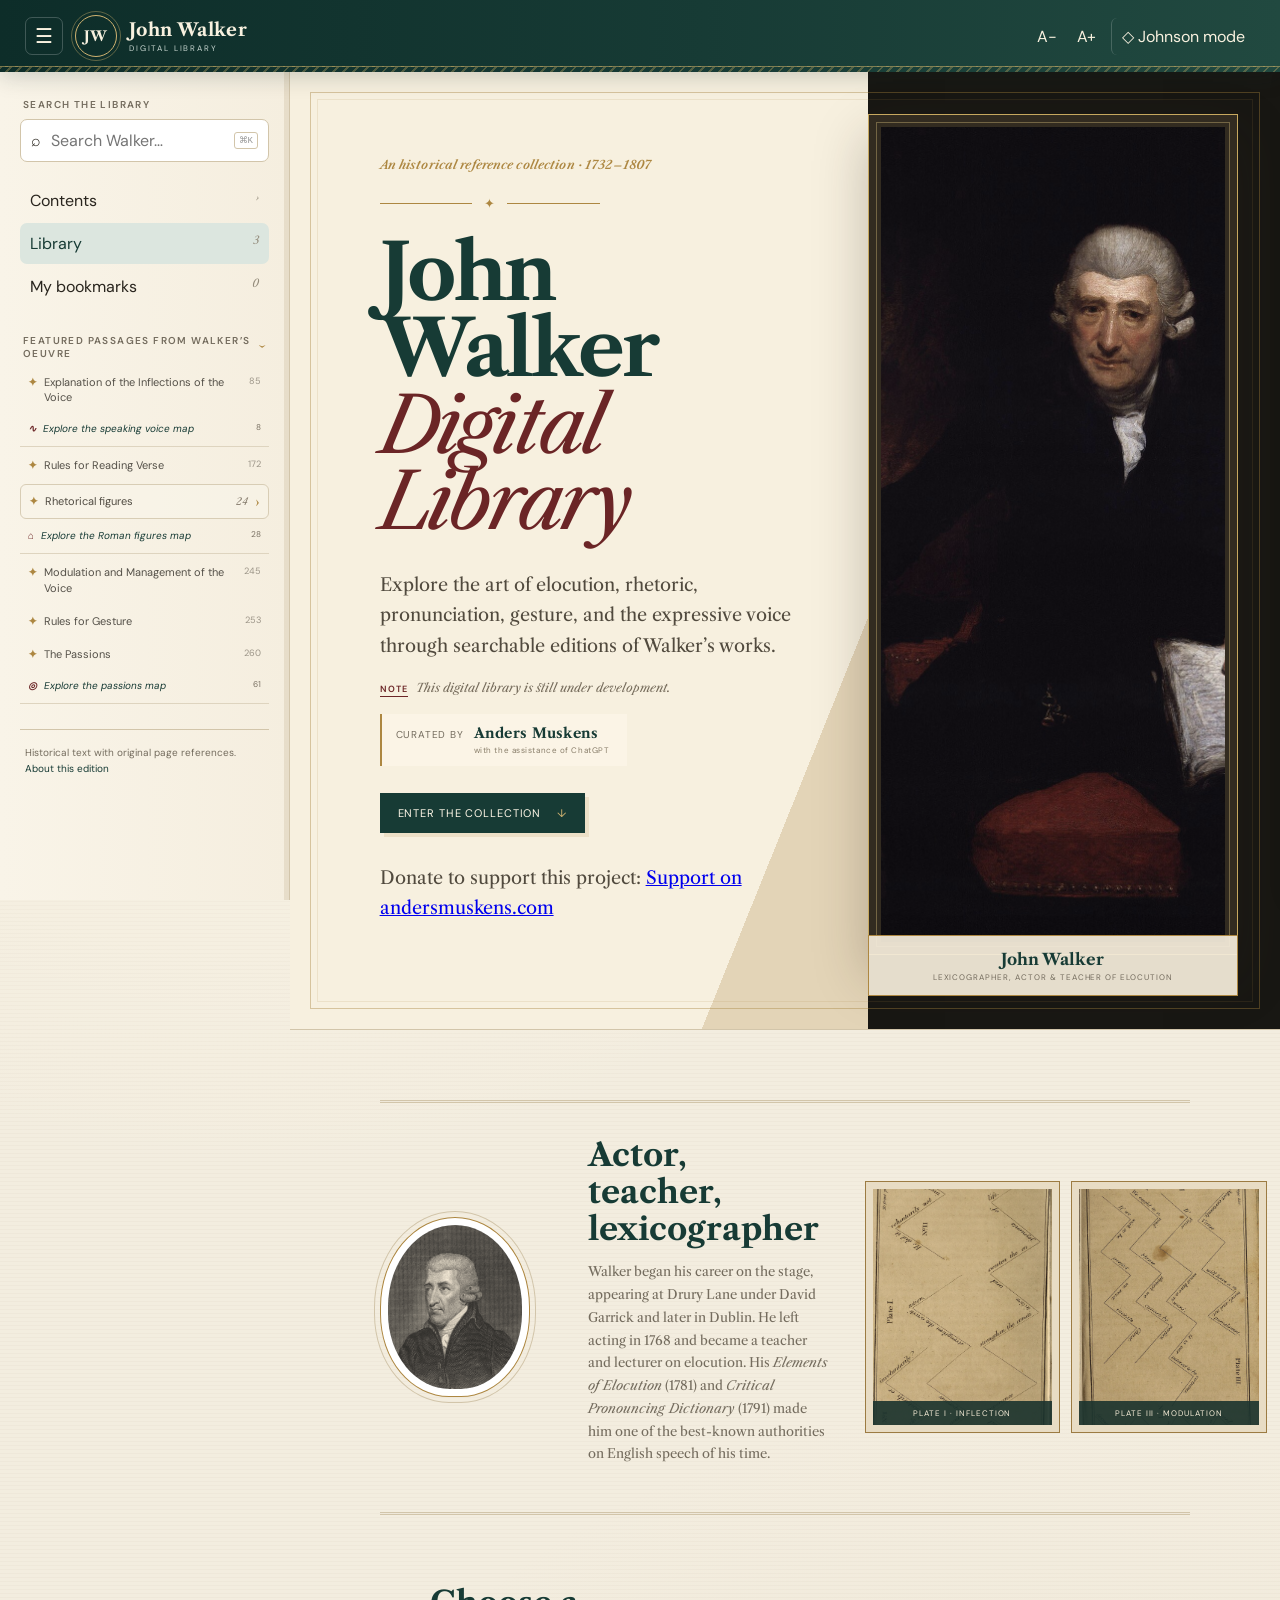
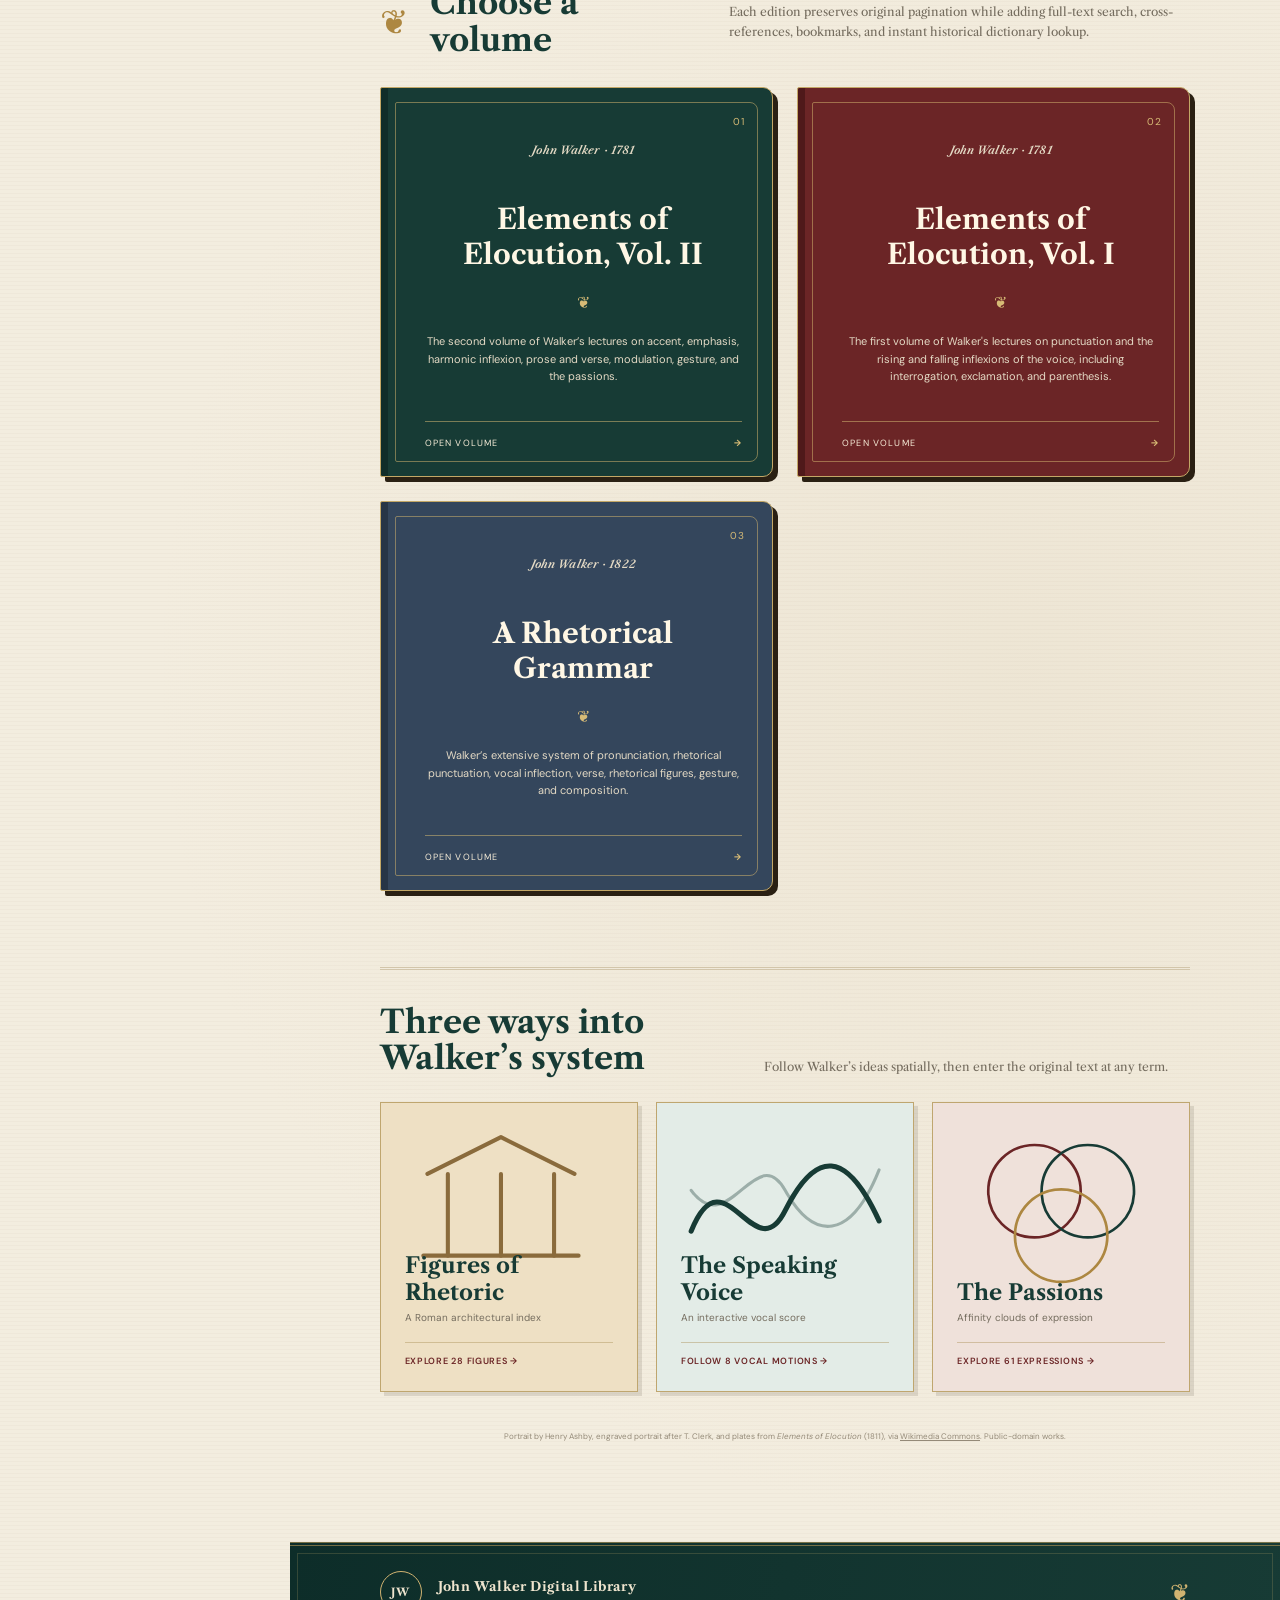
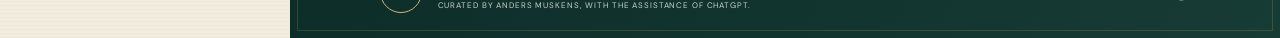
<file: index.html>
<!doctype html><html lang="en"><head><meta charset="utf-8"><meta name="viewport" content="width=device-width,initial-scale=1"><meta name="description" content="A searchable digital library of John Walker's works on rhetoric and elocution."><title>John Walker Digital Library</title><meta property="og:type" content="website"><meta property="og:site_name" content="John Walker Digital Library"><meta property="og:url" content="https://amuskens.github.io/walker-library/"><meta property="og:title" content="John Walker Digital Library"><meta property="og:description" content="A searchable digital library of John Walker's works on rhetoric and elocution, with interactive maps of his figures, passions, and speaking voice."><meta property="og:image" content="https://amuskens.github.io/walker-library/assets/portraits/john-walker-social.jpg"><meta property="og:image:width" content="1200"><meta property="og:image:height" content="630"><meta property="og:image:alt" content="Portrait of John Walker, 18th-century rhetorician and elocutionist"><meta name="twitter:card" content="summary_large_image"><meta name="twitter:title" content="John Walker Digital Library"><meta name="twitter:description" content="A searchable digital library of John Walker's works on rhetoric and elocution, with interactive maps of his figures, passions, and speaking voice."><meta name="twitter:image" content="https://amuskens.github.io/walker-library/assets/portraits/john-walker-social.jpg"><link rel="stylesheet" href="assets/app.css"></head>
<body><a class="skip" href="#reader">Skip to text</a>
<header class="top"><button id="menu" class="navToggle" aria-label="Hide navigation" aria-controls="side" aria-expanded="true"><span aria-hidden="true">☰</span></button><a class="brand" href="#"><b>JW</b><span><strong>John Walker</strong><small>Digital Library</small></span></a><div id="headerBook" class="headerBook" hidden><span class="miniBook" aria-hidden="true">▤</span><span><small>Now reading</small><strong id="headerBookTitle"></strong></span></div><div class="tools"><button id="smaller">A−</button><button id="larger">A+</button><button id="dictionary" aria-pressed="false">◇ Johnson mode</button></div></header>
<aside id="side" class="side"><label class="label" for="search">Search the library</label><div class="searchbox">⌕ <input id="search" type="search" placeholder="Search Walker…"><kbd>⌘K</kbd></div>
<nav><button id="readerNav" data-view="reader" hidden>Contents <i>›</i></button><button data-view="library" class="active">Library <i id="bookCount">1</i></button><button data-view="bookmarks">My bookmarks <i id="markCount">0</i></button></nav>
<details class="featuredSection" data-library-nav open><summary><span>Featured passages from Walker’s Oeuvre</span></summary><div id="featured"></div></details>
<div id="currentBookBadge" class="currentBook" data-book-nav hidden><span class="bookMedallion" aria-hidden="true"><i></i></span><div><small>Current volume</small><strong id="sideBookTitle"></strong><em id="sideBookMeta"></em></div></div>
<section data-book-nav hidden><h2>In this book</h2><div id="toc" class="toc"></div></section><footer>Historical text with original page references.<br><button id="about">About this edition</button></footer></aside><button id="scrim" class="scrim" aria-label="Close navigation"></button>
<main>
<section id="libraryView" class="view libraryLanding">
  <div class="libraryHero">
    <div class="heroCopy">
      <p class="eyebrow">An historical reference collection · 1732–1807</p>
      <div class="heroFlourish" aria-hidden="true"><span>✦</span></div>
      <h1>John Walker<br><em>Digital Library</em></h1>
      <p class="lede">Explore the art of elocution, rhetoric, pronunciation, gesture, and the expressive voice through searchable editions of Walker’s works.</p>
      <p class="betaNotice"><span>Note</span> This digital library is still under development.</p>
      <p class="curatorLine"><span>Curated by</span><strong>Anders Muskens</strong><small>with the assistance of ChatGPT</small></p>
      <a class="exploreButton" href="#collectionShelf">Enter the collection <span aria-hidden="true">↓</span></a>
      <p class="lede">Donate to support this project: <a href="https://andersmuskens.com/donate" target="_blank">Support on andersmuskens.com</a></p>
    </div>
    <figure class="walkerPortrait">
      <div class="portraitMat"><img src="assets/portraits/john-walker-ashby.jpg" alt="Portrait of John Walker seated with an open book, painted by Henry Ashby"></div>
      <figcaption><strong>John Walker</strong><span>Lexicographer, actor &amp; teacher of elocution</span></figcaption>
    </figure>
  </div>
  <section class="cabinet" aria-labelledby="cabinetTitle">
    <div class="cabinetMedallion"><img src="assets/portraits/john-walker-clerk.jpg" alt="Engraved portrait of John Walker" loading="lazy"></div>
    <div class="cabinetText"><h2 id="cabinetTitle">Actor, teacher, lexicographer</h2><p>Walker began his career on the stage, appearing at Drury Lane under 
      David Garrick and later in Dublin. He left acting in 1768 and became a teacher and lecturer on elocution. His <em>Elements of Elocution</em> (1781) and <em>Critical Pronouncing Dictionary</em> (1791) made him one of the best-known authorities on English speech of his time.</p></div>
    <div class="platePair" aria-label="Two plates from Walker’s Elements of Elocution">
      <figure><img src="assets/portraits/elements-elocution-plate-i.jpg" alt="Plate I from Walker’s Elements of Elocution, charting vocal inflections" loading="lazy"><figcaption>Plate I · Inflection</figcaption></figure>
      <figure><img src="assets/portraits/elements-elocution-plate-iii.jpg" alt="Plate III from Walker’s Elements of Elocution, charting vocal inflections" loading="lazy"><figcaption>Plate III · Modulation</figcaption></figure>
    </div>
  </section>
  <div id="collectionShelf" class="collectionIntro"><span aria-hidden="true">❦</span><div><h2>Choose a volume</h2></div><p>Each edition preserves original pagination while adding full-text search, cross-references, bookmarks, and instant historical dictionary lookup.</p></div>
  <div id="shelf" class="shelf"></div>
  <section class="visualCabinet" aria-labelledby="visualCabinetTitle">
    <header><h2 id="visualCabinetTitle">Three ways into Walker’s system</h2><p>Follow Walker’s ideas spatially, then enter the original text at any term.</p></header>
    <div class="visualShelf">
      <a class="visualCard figuresCard" href="figures-map.html"><svg class="cardIcon" viewBox="0 0 100 70" aria-hidden="true"><path d="M10 22 46 4 82 22"/><path d="M8 62H84"/><path d="M20 62V22M46 62V22M72 62V22"/></svg><strong>Figures of Rhetoric</strong><small>A Roman architectural index</small><b>Explore 28 figures →</b></a>
      <a class="visualCard voiceCard" href="voice-map.html"><svg class="cardIcon" viewBox="0 0 100 60" aria-hidden="true"><path class="voiceFaint" d="M4 30C22 55,36 5,50 30S82 55,96 20"/><path d="M4 50C20 10,35 70,50 40S80 10,96 45"/></svg><strong>The Speaking Voice</strong><small>An interactive vocal score</small><b>Follow 8 vocal motions →</b></a>
      <a class="visualCard passionsCard" href="passions-map.html"><svg class="cardIcon" viewBox="0 0 100 90" aria-hidden="true"><circle cx="35" cy="35" r="26"/><circle cx="65" cy="35" r="26"/><circle cx="50" cy="60" r="26"/></svg><strong>The Passions</strong><small>Affinity clouds of expression</small><b>Explore 61 expressions →</b></a>
    </div>
  </section>
  <p class="imageCredits">Portrait by Henry Ashby, engraved portrait after T. Clerk, and plates from <em>Elements of Elocution</em> (1811), via <a href="https://commons.wikimedia.org/wiki/Category:John_Walker_(lexicographer)" target="_blank" rel="noopener">Wikimedia Commons</a>. Public-domain works.</p>
</section>
<section id="bookmarksView" class="view" hidden><p class="eyebrow">Saved on this device</p><h1>My bookmarks</h1><div id="markList" class="marklist"></div></section>
<section id="readerView" class="view" hidden><header class="bookhead"><div><p class="eyebrow"><span id="author"></span> · <span id="year"></span></p><h1 id="title"></h1><p id="edition" class="edition"></p></div><button id="markCurrent" class="star" aria-label="Bookmark current section">☆</button></header><div class="readerbar"><span id="location">Beginning</span><span><button id="copyLink">Copy link</button><button id="copyCite">Copy citation</button></span></div><article id="reader"></article><button id="top">↑ Back to top</button></section>
</main>
<footer class="siteCredit"><div class="footerMark" aria-hidden="true">JW</div><div><strong>John Walker Digital Library</strong><p>Curated by Anders Muskens, with the assistance of ChatGPT.</p></div><span class="footerFlourish" aria-hidden="true">❦</span></footer>
<aside id="results" class="results" aria-hidden="true"><header><h1 id="resultTitle">Results</h1><button id="closeResults">×</button></header><div class="scopes"><button data-scope="book" disabled>This book</button><button data-scope="all" class="active">All books</button></div><p id="summary"></p><div id="resultList"></div></aside>
<dialog id="term"><button class="close">×</button><p class="eyebrow">Figure of rhetoric</p><h1 id="termTitle"></h1><div id="termText"></div><small id="termMeta"></small><div class="actions"><button id="readTerm">Read full discussion</button><a id="johnsonTerm" target="_blank" rel="noopener">Look up in Johnson</a></div></dialog>
<dialog id="johnsonBox" class="collapsed" aria-labelledby="johnsonTitle"><button class="close" aria-label="Close Johnson lookup">×</button><div class="johnsonHead"><div><p class="eyebrow">Samuel Johnson’s Dictionary · 1755</p><h1 id="johnsonTitle"></h1><p id="johnsonStatus" class="johnsonStatus" role="status">Entry ready to load.</p></div><div class="johnsonActions"><button id="johnsonToggle" aria-expanded="false">Show Johnson entry</button><button id="johnsonSearch">Search Walker</button><button id="johnsonCopy">Copy word</button><a id="johnsonOpen" target="_blank" rel="noopener">Open full entry ↗</a></div></div><div class="johnsonFrameWrap"><iframe id="johnsonFrame" title="Entry from Samuel Johnson’s Dictionary Online" src="about:blank"></iframe></div><small class="johnsonCredit">Live transcription supplied by <a href="https://johnsonsdictionaryonline.com/" target="_blank" rel="noopener">Johnson’s Dictionary Online</a>. If the entry does not appear, use “Open full entry”.</small></dialog>
<dialog id="citationBox" aria-labelledby="citationTitle"><button class="close" aria-label="Close citation tool">×</button><p class="eyebrow">Selected passage</p><h1 id="citationTitle">Copy a citation</h1><blockquote id="citationQuote"></blockquote><p class="citationLocation"><span id="citationBook"></span><strong id="citationPage"></strong></p><label class="citationLabel" for="citationStyle">Citation style</label><select id="citationStyle"><option value="chicago">Chicago</option><option value="mla">MLA</option><option value="apa">APA</option><option value="oxbridge">Oxbridge</option></select><div class="citationPreview"><small>Citation preview</small><p id="citationText"></p></div><div class="citationActions"><button id="copyQuoteOnly">Copy quotation only</button><button id="copyQuoteCitation">Copy quotation + citation</button><button id="copyCitationOnly">Copy citation only</button></div></dialog>
<dialog id="aboutBox"><button class="close">×</button><h1>About this edition</h1><p>This reference preserves Walker’s historical text and printed page numbers while adding search, cross-references, bookmarks, citations, and dictionary lookup.</p><p>Select or double-click a single word to open its Johnson lookup card, then load the live dictionary entry if wanted. Select several words to copy the passage with a Chicago, MLA, APA, or Oxbridge citation.</p></dialog>
<button id="quoteBubble" class="quoteBubble" type="button" aria-label="Quote this passage" hidden><svg aria-hidden="true" viewBox="0 0 24 24" width="16" height="16" fill="currentColor"><path d="M7 7c-2.5 0-4.5 2-4.5 4.5v5.5h5.5v-5.5h-3c0-1.4 1.1-2.5 2.5-2.5V7zm10 0c-2.5 0-4.5 2-4.5 4.5v5.5h5.5v-5.5h-3c0-1.4 1.1-2.5 2.5-2.5V7z"/></svg></button>
<div id="toast"></div>
<script src="data/books.js"></script><script src="assets/app.js"></script></body></html>
</file>
<file: assets/app.css>
@import url('https://fonts.googleapis.com/css2?family=DM+Sans:wght@400;500;600&family=Libre+Caslon+Text:ital,wght@0,400;0,700;1,400&display=swap');
:root{--ink:#292721;--muted:#777267;--paper:#f7f4ec;--panel:#fbfaf6;--green:#173d38;--soft:#e1eae5;--gold:#a67f35;--line:#d9d2c2;--size:18px;--serif:'Libre Caslon Text',Georgia,serif;--sans:'DM Sans',Arial,sans-serif}*{box-sizing:border-box}html{scroll-behavior:smooth}body{margin:0;background:var(--paper);color:var(--ink);font-family:var(--sans)}button,input{font:inherit}button{color:inherit;cursor:pointer}.skip{position:fixed;top:-60px;left:1rem;z-index:99;background:#fff;padding:.7rem;color:var(--green)}.skip:focus{top:1rem}
.top{position:fixed;z-index:20;inset:0 0 auto;height:72px;display:flex;align-items:center;justify-content:space-between;padding:0 25px;color:#f8f5eb;background:var(--green);box-shadow:0 2px 18px #122a2622}.navToggle{display:grid;place-items:center;width:38px;height:38px;margin-right:12px;padding:0;border:1px solid #ffffff35;border-radius:7px;background:none;color:inherit;font-size:20px}.navToggle:hover,.navToggle:focus-visible{background:#ffffff18}.navToggle[aria-expanded=false] span{transform:rotate(90deg)}.navToggle span{transition:transform .18s}.brand{display:flex;align-items:center;gap:11px;margin-right:auto;color:inherit;text-decoration:none}.brand>b{display:grid;place-items:center;width:39px;height:39px;border:1px solid #ffffff66;border-radius:50%;font:700 14px var(--serif)}.brand strong,.brand small{display:block}.brand strong{font:700 18px var(--serif)}.brand small{margin-top:2px;color:#c7d5cf;font-size:9px;letter-spacing:.18em;text-transform:uppercase}.tools{display:flex}.tools button{padding:8px 10px;border:0;background:none;color:inherit;border-radius:6px}.tools button:hover,.tools button[aria-pressed=true]{background:#ffffff18}#dictionary{margin-left:5px;border-left:1px solid #ffffff2e}
.side{position:fixed;z-index:10;inset:72px auto 0 0;width:290px;padding:26px 20px;overflow:auto;background:var(--panel);border-right:1px solid var(--line);transition:transform .22s ease}.label,.side h2{display:block;margin:0 3px 8px;color:var(--muted);font-size:10px;font-weight:600;letter-spacing:.14em;text-transform:uppercase}.searchbox{display:flex;align-items:center;gap:8px;padding:9px 10px;border:1px solid var(--line);border-radius:7px;background:#fff}.searchbox:focus-within{border-color:var(--green);box-shadow:0 0 0 3px var(--soft)}.searchbox input{min-width:0;flex:1;border:0;outline:0;background:none}.searchbox kbd{padding:2px 4px;border:1px solid var(--line);border-radius:3px;color:#999;font-size:9px}.side nav{display:grid;gap:2px;margin:18px 0 27px}.side nav button{display:flex;justify-content:space-between;width:100%;padding:10px;border:0;border-radius:7px;background:none;text-align:left}.side nav button:hover,.side nav button.active{color:var(--green);background:var(--soft)}.side nav i{min-width:16px;color:#948c7c;font:italic 11px var(--serif);text-align:right}.side section,.featuredSection{margin-bottom:25px}.side h2{display:flex;align-items:center;gap:8px}.side h2:after{content:'';flex:1;height:1px;background:var(--line)}.featuredSection>summary{display:flex;align-items:center;gap:8px;margin:0 3px 8px;color:var(--muted);font-size:10px;font-weight:600;letter-spacing:.14em;text-transform:uppercase;cursor:pointer;list-style:none}.featuredSection>summary::-webkit-details-marker{display:none}.featuredSection>summary span{flex:1}.featuredSection>summary:after{content:'›';color:var(--gold);font:17px/1 var(--serif);transition:transform .16s}.featuredSection[open]>summary:after{transform:rotate(90deg)}.featuredSection>summary:hover,.featuredSection>summary:focus-visible{color:var(--green)}#featured,.toc{display:grid;gap:1px}.toc{max-height:42vh;overflow:auto}.side a{display:grid;grid-template-columns:auto 1fr auto;gap:7px;padding:7px 8px;border-radius:6px;color:#555149;text-decoration:none;font-size:11px;line-height:1.4}.side a:hover,.side a.current{color:var(--green);background:#eeece4}.side a.l2{padding-left:14px}.side a.l3{padding-left:25px;color:#716c63}.side a small{color:#9b9487}.side a b{color:var(--gold)}.side footer{padding:15px 5px 0;border-top:1px solid var(--line);color:var(--muted);font-size:10px;line-height:1.6}.side footer button,.readerbar button{padding:0;border:0;background:none;color:var(--green);text-decoration:underline;text-decoration-color:transparent}.side footer button:hover,.readerbar button:hover{text-decoration-color:currentColor}
main{margin:72px 0 0 290px;transition:margin-left .22s ease}.view{width:min(980px,100%);margin:auto;padding:58px clamp(28px,7vw,94px) 110px;transition:width .22s ease}.bookhead{display:flex;justify-content:space-between;gap:2rem;padding-bottom:30px;border-bottom:1px solid var(--line)}.eyebrow{margin:0 0 11px;color:var(--gold);font:italic 600 12px var(--serif);letter-spacing:.01em}.bookhead h1,.view>h1{margin:0;color:var(--green);font:700 clamp(34px,5vw,53px)/1.09 var(--serif);letter-spacing:-.02em}.edition{color:var(--muted);font:italic 13px var(--serif)}.star{align-self:start;width:42px;height:42px;border:1px solid var(--line);border-radius:50%;background:none;color:var(--gold);font-size:24px}.star.saved{color:#fff;background:var(--gold)}.readerbar{display:flex;justify-content:space-between;gap:1rem;padding:14px 0;border-bottom:1px solid var(--line);color:var(--muted);font-size:10px}.readerbar span:last-child{display:flex;gap:15px}
#reader{padding-top:52px;font:var(--size)/1.82 var(--serif)}#reader p{margin:0 0 1.15em}#reader h1,#reader h2,#reader h3{scroll-margin-top:95px;color:var(--green);font-family:var(--serif);line-height:1.25}#reader h1{margin:2.6em 0 .8em;font-size:2rem;text-align:center}#reader h2{margin:2.5em 0 .75em;font-size:1.5rem}#reader h3{margin:2.2em 0 .65em;font-size:1.2rem}.heading{position:relative}.heading .save{position:absolute;left:-34px;top:.15em;opacity:0;border:0;background:none;color:var(--gold);font-size:18px}.heading:hover .save,.heading .save.saved,.heading .save:focus{opacity:1}.page{display:flex;align-items:center;gap:10px;margin:3em 0 1.5em;scroll-margin-top:90px;color:#928b7c;font:9px var(--sans);letter-spacing:.16em;text-transform:uppercase}.page:after{content:'';flex:1;height:1px;background:var(--line)}.tablewrap{overflow:auto;margin:2em 0}#reader table{width:100%;border-collapse:collapse;font-size:.86em;line-height:1.5}#reader td{padding:9px 11px;border:1px solid var(--line);vertical-align:top}#reader figure{text-align:center;margin:2.5em auto}#reader figure img{max-width:100%;height:auto;box-shadow:0 8px 25px #463d2522}.termLink{padding:0;border:0;background:none;color:#75571d;font:inherit;text-decoration:underline dotted #b69b60;text-underline-offset:3px}#top{display:block;margin:60px auto 0;padding:9px 13px;border:1px solid var(--line);border-radius:25px;background:none;color:var(--muted)}
.lede{max-width:650px;margin:20px 0 40px;color:var(--muted);font:18px/1.7 var(--serif)}.shelf{display:grid;grid-template-columns:repeat(auto-fit,minmax(220px,1fr));gap:20px}.bookcard{min-height:280px;padding:27px;border:1px solid var(--line);border-radius:4px 15px 15px 4px;background:#eee8d9;box-shadow:inset 8px 0 #d8ceb5,0 12px 30px #332c1b12}.bookcard:hover{transform:translateY(-2px)}.bookcard h2{margin:35px 0 12px;color:var(--green);font:700 25px/1.25 var(--serif)}.bookcard p{color:var(--muted);font-size:12px;line-height:1.5}.marklist{display:grid;gap:10px;margin-top:32px}.markcard{display:flex;justify-content:space-between;padding:17px;border:1px solid var(--line);background:var(--panel)}.markcard button{border:0;background:none}.empty{padding:30px;border:1px dashed var(--line);color:var(--muted);text-align:center}
.results{position:fixed;z-index:40;inset:72px 0 0 auto;width:min(440px,100vw);padding:26px;overflow:auto;background:var(--panel);border-left:1px solid var(--line);box-shadow:-10px 0 24px #211d151c;transform:translateX(105%);transition:.2s}.results.open{transform:none}.results header{display:flex;justify-content:space-between}.results h1{margin:0;color:var(--green);font:700 27px var(--serif)}.results header button,.close{border:0;background:none;font-size:24px}.scopes{display:flex;margin:20px 0 14px;border-bottom:1px solid var(--line)}.scopes button{padding:9px 12px;border:0;border-bottom:2px solid transparent;background:none;color:var(--muted)}.scopes .active{border-color:var(--gold);color:var(--green)}#summary{color:var(--muted);font-size:11px}#resultList{display:grid;gap:7px}.result{padding:14px;border:1px solid var(--line);background:#fff}.result:hover{border-color:#9db5ad}.result h3{margin:0 0 6px;color:var(--green);font:700 14px var(--serif)}.result p{margin:0;color:#59554c;font:11px/1.55 var(--serif)}.result small{color:#948c7d}mark{background:#f2d992}
dialog{width:min(560px,calc(100vw - 30px));padding:30px;border:1px solid var(--line);border-radius:4px;background:var(--panel);color:var(--ink);box-shadow:8px 8px 0 #18201d26}dialog::backdrop{background:#101b1873}dialog .close{position:absolute;top:10px;right:12px}dialog h1{margin:0 0 16px;color:var(--green);font:700 31px var(--serif)}dialog p,#termText{font:14px/1.7 var(--serif)}#termMeta{display:block;margin-top:16px;color:var(--muted)}.actions{display:flex;gap:8px;margin-top:22px}.actions button,.actions a{padding:9px 13px;border:1px solid var(--green);border-radius:6px;background:var(--green);color:#fff;text-decoration:none}.actions a{border-color:var(--line);background:none;color:var(--green)}#johnsonBox{width:min(960px,calc(100vw - 28px));height:min(840px,calc(100vh - 28px));padding:22px;overflow:hidden}.johnsonHead{display:flex;align-items:end;justify-content:space-between;gap:18px;padding-right:28px}.johnsonHead h1{margin-bottom:2px;text-transform:capitalize}.johnsonStatus{margin:0!important;color:var(--muted);font:11px/1.4 var(--sans)!important}.johnsonActions{display:flex;flex-wrap:wrap;justify-content:flex-end;gap:7px}.johnsonActions button,.johnsonActions a{padding:8px 10px;border:1px solid var(--line);border-radius:6px;background:none;color:var(--green);font-size:11px;text-decoration:none}.johnsonActions a{border-color:var(--green);background:var(--green);color:#fff}.johnsonFrameWrap{height:calc(100% - 120px);min-height:350px;margin-top:15px;overflow:hidden;border:1px solid var(--line);border-radius:7px;background:#fff}.johnsonFrameWrap iframe{width:100%;height:100%;border:0;background:#fff}.johnsonCredit{display:block;margin-top:8px;color:var(--muted);font-size:9px}.johnsonCredit a{color:inherit}#toast{position:fixed;z-index:80;bottom:22px;left:50%;padding:9px 14px;border-radius:7px;background:var(--green);color:#fff;font-size:11px;opacity:0;transform:translate(-50%,12px);transition:.2s;pointer-events:none}#toast.show{opacity:1;transform:translate(-50%,0)}.scrim{display:none}
body.nav-hidden .side{transform:translateX(-105%)}body.nav-hidden main,body.nav-hidden .siteCredit{margin-left:0}body.nav-hidden .view{width:min(1240px,100%)}
@media(max-width:860px){.brand small,#dictionary{display:none}.top{padding:0 12px}.navToggle{margin-right:9px}.side{z-index:60;transform:translateX(-105%)}.side.open{transform:none}.scrim.open{display:block;position:fixed;z-index:55;inset:72px 0 0;border:0;background:#0f1c1866}main{margin-left:0}.view{padding:42px 27px 90px}.heading .save{position:static;float:right;opacity:1}body.nav-hidden .side{transform:translateX(-105%)}body.nav-hidden .view{width:min(980px,100%)}}
@media(max-width:520px){:root{--size:17px}.brand strong{font-size:16px}.tools button{padding:6px}.readerbar{align-items:start}.readerbar span:last-child{display:grid;gap:5px;text-align:right}#reader{padding-top:38px}.results{inset:0 0 0 auto}#johnsonBox{width:100vw;height:100vh;max-width:none;max-height:none;border:0;border-radius:0;padding:18px 12px}.johnsonHead{display:block;padding-right:25px}.johnsonHead h1{font-size:27px}.johnsonActions{justify-content:flex-start;margin-top:10px}.johnsonFrameWrap{height:calc(100% - 168px);margin-top:11px}}
@media print{.top,.side,.readerbar,.star,.save,#top{display:none!important}main{margin:0}.view{width:auto;padding:0}body{background:#fff}#reader{font-size:11pt}}

/* Eighteenth-century collection treatment */
:root{--ink:#29251e;--muted:#746c5e;--paper:#f3eddf;--panel:#fbf7ec;--green:#173b35;--green2:#0d2d29;--oxblood:#6b2526;--soft:#dce6df;--gold:#ad8741;--gold2:#d0b371;--line:#d2c5aa}
body{background-color:var(--paper);background-image:radial-gradient(circle at 20% 10%,#fff9e999 0,transparent 28%),radial-gradient(circle at 80% 70%,#d7c8aa33 0,transparent 35%),repeating-linear-gradient(0deg,#6c563408 0,#6c563408 1px,transparent 1px,transparent 4px)}
.top{color:#f8f1df;background:linear-gradient(90deg,var(--green2),var(--green) 55%,#214940);box-shadow:0 4px 22px #122a2633}
.top:after{content:'';position:absolute;inset:auto 0 0;height:5px;border-top:1px solid #d6b86e88;background:repeating-linear-gradient(135deg,#c8a95e55 0 2px,transparent 2px 7px)}
.brand{gap:12px}.brand>b{width:42px;height:42px;border-color:var(--gold2);outline:1px solid #d6b66f66;outline-offset:3px;letter-spacing:.06em}.brand strong{letter-spacing:.02em}.brand small{font-size:8px;letter-spacing:.23em}
.side{background:linear-gradient(90deg,#f9f4e8,#f5eedf);box-shadow:inset -5px 0 0 #8b6b3420}
.bookhead{position:relative;padding-top:14px;padding-bottom:32px;border-bottom:3px double var(--line)}.bookhead:before{content:'❦';position:absolute;top:-28px;left:50%;color:var(--gold);font:22px var(--serif);transform:translateX(-50%)}
#reader h1:after{content:' ';display:block;width:90px;height:8px;margin:18px auto 0;border-top:1px solid var(--gold);border-bottom:1px solid var(--gold)}
.libraryLanding{width:min(1240px,100%);padding:0 0 100px}
.libraryHero{position:relative;display:grid;grid-template-columns:minmax(0,1.05fr) minmax(360px,.75fr);min-height:680px;overflow:hidden;background:linear-gradient(112deg,#f7f0df 0 58%,#e3d4b7 58%);border-bottom:1px solid var(--line)}
.libraryHero:before{content:'';position:absolute;z-index:3;inset:20px;border:1px solid #a47f3b66;pointer-events:none}.libraryHero:after{content:'';position:absolute;z-index:3;inset:27px;border:1px solid #a47f3b22;pointer-events:none}
.heroCopy{position:relative;z-index:2;display:flex;flex-direction:column;justify-content:center;padding:85px 55px 75px clamp(45px,7vw,100px)}
.heroFlourish{display:flex;align-items:center;gap:12px;width:220px;margin:12px 0 22px;color:var(--gold);font-size:13px}.heroFlourish:before,.heroFlourish:after{content:'';height:1px;flex:1;background:var(--gold)}
.libraryLanding .heroCopy h1{margin:0;color:var(--green);font:700 clamp(48px,6.2vw,78px)/.98 var(--serif);letter-spacing:-.035em}.heroCopy h1 em{font-weight:400;color:var(--oxblood)}.heroCopy .lede{max-width:610px;margin:30px 0;color:#514a3e;font-size:18px}
.exploreButton{align-self:flex-start;padding:12px 17px;border:1px solid var(--green);background:var(--green);color:#fff8e8;font-size:11px;letter-spacing:.08em;text-decoration:none;text-transform:uppercase;box-shadow:4px 4px 0 #b998582e}.exploreButton span{margin-left:12px;color:var(--gold2)}
.curatorLine{display:grid;grid-template-columns:auto 1fr;align-items:baseline;gap:3px 10px;width:max-content;max-width:100%;margin:-8px 0 27px;padding:10px 18px 10px 14px;border-left:2px solid var(--gold);background:#fffaf066;color:var(--muted);font:10px/1.4 var(--sans);letter-spacing:.08em;text-transform:uppercase}.curatorLine strong{color:var(--green);font:700 14px var(--serif);letter-spacing:.02em;text-transform:none}.curatorLine small{grid-column:2;color:#887d69;font-size:8px;letter-spacing:.07em;text-transform:none}
.betaNotice{align-self:flex-start;display:flex;align-items:baseline;gap:8px;margin:-12px 0 25px;color:#756b5b;font:italic 12px var(--serif)}.betaNotice span{padding-bottom:1px;border-bottom:1px solid var(--oxblood);color:var(--oxblood);font:600 9px var(--sans);font-style:normal;letter-spacing:.12em;text-transform:uppercase}
.walkerPortrait{position:relative;z-index:1;margin:0;min-height:680px;background:#181713}.portraitMat{position:absolute;inset:42px 42px 74px 0;padding:12px;background:#322b20;border:1px solid #c7a85f;box-shadow:0 22px 50px #2e241a42}.portraitMat:before{content:'';position:absolute;inset:7px;border:1px solid #d4bc7b66;pointer-events:none}.portraitMat img{display:block;width:100%;height:100%;object-fit:cover;object-position:50% 22%;filter:saturate(.8) sepia(.08)}
.walkerPortrait figcaption{position:absolute;z-index:2;right:42px;bottom:33px;left:0;padding:13px 17px;background:#f5ecdbed;border:1px solid var(--gold);text-align:center}.walkerPortrait figcaption strong,.walkerPortrait figcaption span{display:block}.walkerPortrait figcaption strong{color:var(--green);font:700 16px var(--serif)}.walkerPortrait figcaption span{margin-top:3px;color:var(--muted);font-size:8px;letter-spacing:.12em;text-transform:uppercase}
.cabinet{display:grid;grid-template-columns:170px minmax(240px,.72fr) minmax(400px,1.25fr);gap:38px;align-items:center;margin:70px clamp(35px,7vw,90px);padding:34px 0;border-top:3px double var(--line);border-bottom:3px double var(--line)}
.cabinetMedallion{width:150px;height:180px;padding:7px;border:1px solid var(--gold);outline:1px solid var(--line);outline-offset:5px;border-radius:50% 50% 46% 46%;overflow:hidden;background:#fff}.cabinetMedallion img{width:100%;height:100%;border-radius:inherit;object-fit:cover;object-position:50% 20%;filter:sepia(.35) contrast(.92)}
.cabinetText h2,.collectionIntro h2{margin:0;color:var(--green);font:700 32px/1.15 var(--serif)}.cabinetText>p:last-child{color:var(--muted);font:13px/1.75 var(--serif)}
.platePair{display:grid;grid-template-columns:1fr 1fr;gap:13px}.platePair figure{position:relative;height:250px;margin:0;overflow:hidden;border:7px solid #e8dcc4;outline:1px solid #9c7b42;background:#bda573}.platePair img{width:100%;height:100%;object-fit:cover;filter:sepia(.25) contrast(.9)}.platePair figure:first-child img{object-position:50% 35%}.platePair figure:last-child img{object-position:50% 60%}.platePair figcaption{position:absolute;right:0;bottom:0;left:0;padding:7px;background:#1b342ee6;color:#f6ecd7;font-size:8px;letter-spacing:.12em;text-align:center;text-transform:uppercase}
.collectionIntro{display:grid;grid-template-columns:auto minmax(220px,.75fr) 1.25fr;gap:22px;align-items:center;margin:0 clamp(35px,7vw,90px) 28px;scroll-margin-top:95px}.collectionIntro>span{color:var(--gold);font:34px var(--serif)}.collectionIntro>p{max-width:560px;margin-left:auto;color:var(--muted);font:12px/1.65 var(--serif)}
.libraryLanding .shelf{display:grid;grid-template-columns:repeat(auto-fit,minmax(270px,1fr));gap:24px;margin:0 clamp(35px,7vw,90px)}
.libraryLanding .bookcard{position:relative;display:flex;flex-direction:column;min-height:390px;padding:31px 30px 27px 44px;overflow:hidden;border:1px solid #c3a766;border-radius:2px 10px 10px 2px;background:var(--green);color:#f7edd8;box-shadow:inset 7px 0 #102d29,5px 5px 0 #2a2013;cursor:pointer;transition:box-shadow .15s ease,transform .15s ease}
.libraryLanding .bookcard:before{content:'';position:absolute;inset:14px;border:1px solid #d0b36d88;border-radius:2px 8px 8px 2px;pointer-events:none}.libraryLanding .bookcard.cover2{background:var(--oxblood);box-shadow:inset 7px 0 #4f191a,5px 5px 0 #2a2013}.libraryLanding .bookcard.cover3{background:#34465c;box-shadow:inset 7px 0 #273546,5px 5px 0 #2a2013}
.libraryLanding .bookcard:hover,.libraryLanding .bookcard:focus{transform:translate(2px,2px);box-shadow:inset 7px 0 #102d29,3px 3px 0 #2a2013;outline:none}.libraryLanding .bookcard.cover2:hover,.libraryLanding .bookcard.cover2:focus{box-shadow:inset 7px 0 #4f191a,3px 3px 0 #2a2013}.libraryLanding .bookcard.cover3:hover,.libraryLanding .bookcard.cover3:focus{box-shadow:inset 7px 0 #273546,3px 3px 0 #2a2013}.coverRule{position:absolute;top:27px;right:27px;color:#d7bb76;font:10px var(--sans);letter-spacing:.12em}.coverTitle{position:relative;z-index:1;margin:auto 0;text-align:center}.coverTitle .eyebrow{color:#d7c28f}.libraryLanding .bookcard h2{margin:42px 0 20px;color:#fff7e5;font:700 28px/1.25 var(--serif)}.coverTitle>i{display:block;margin:0 0 20px;color:#d7bb76;font-style:normal}.libraryLanding .bookcard p{color:#e4dac5;font-size:11px;line-height:1.6}.openVolume{position:relative;z-index:1;display:flex;justify-content:space-between;padding-top:15px;border-top:1px solid #d2b87288;color:#f7edd8;font-size:9px;letter-spacing:.13em;text-transform:uppercase}.openVolume b{color:#d9bd76}
.imageCredits{margin:38px clamp(35px,7vw,90px) 0;color:#948a78;font-size:8px;line-height:1.5;text-align:center}.imageCredits a{color:inherit}
.siteCredit{position:relative;display:flex;align-items:center;gap:16px;margin-left:290px;padding:25px clamp(28px,7vw,94px);overflow:hidden;border-top:4px double #b99a5799;background:linear-gradient(100deg,var(--green2),var(--green));color:#eee4ce;transition:margin-left .22s ease}.siteCredit:before{content:'';position:absolute;inset:7px;border:1px solid #d0b37133;pointer-events:none}.footerMark{position:relative;z-index:1;display:grid;place-items:center;width:42px;height:42px;flex:0 0 auto;border:1px solid var(--gold2);border-radius:50%;font:700 11px var(--serif);letter-spacing:.08em}.siteCredit>div:nth-child(2){position:relative;z-index:1}.siteCredit strong{font:700 13px var(--serif);letter-spacing:.03em}.siteCredit p{margin:4px 0 0;color:#c9d3ca;font-size:8px;letter-spacing:.11em;text-transform:uppercase}.footerFlourish{position:relative;z-index:1;margin-left:auto;color:var(--gold2);font:24px var(--serif)}
@media(max-width:1020px){.libraryHero{grid-template-columns:1fr 42%}.cabinet{grid-template-columns:130px 1fr}.cabinetMedallion{width:118px;height:145px}.platePair{grid-column:1/-1}.platePair figure{height:220px}}
@media(max-width:860px){.libraryLanding{padding:0 0 80px}.libraryHero{grid-template-columns:1fr;min-height:0;background:#f7f0df}.heroCopy{padding:75px 48px 55px}.walkerPortrait{min-height:520px;margin:0 42px 42px}.portraitMat{inset:0 0 60px}.walkerPortrait figcaption{right:0}}
@media(max-width:860px){.siteCredit{margin-left:0}}
@media(max-width:620px){.heroCopy{padding:65px 30px 45px}.libraryLanding .heroCopy h1{font-size:46px}.heroCopy .lede{font-size:16px}.curatorLine{grid-template-columns:1fr;width:100%;margin-top:-12px}.curatorLine strong,.curatorLine small{grid-column:1}.walkerPortrait{min-height:430px;margin:0 25px 35px}.portraitMat{inset:0 0 56px;padding:8px}.cabinet{grid-template-columns:1fr;margin:48px 30px;gap:25px;text-align:center}.cabinetMedallion{margin:auto}.platePair{grid-template-columns:1fr}.platePair figure{height:190px}.collectionIntro{grid-template-columns:auto 1fr;margin:0 30px 24px}.collectionIntro>p{grid-column:1/-1;margin:0;text-align:left}.libraryLanding .shelf{margin:0 30px}.libraryLanding .bookcard{min-height:350px}.imageCredits{margin-right:30px;margin-left:30px}.siteCredit{padding:22px 25px}.footerFlourish{display:none}.siteCredit p{line-height:1.5}}
@media print{.siteCredit{display:none}}

/* Collapsible contents and favorite indexes */
#toc{display:block}.tocNode{min-width:0}.tocRow{display:grid;grid-template-columns:17px minmax(0,1fr);align-items:start}.tocRow>a{min-width:0;padding:6px 5px!important}.tocRow>a span:nth-child(2){overflow-wrap:anywhere}.tocToggle{display:grid;place-items:center;width:17px;height:25px;padding:0;border:0;background:none;color:var(--gold);font:17px/1 var(--serif)}.tocToggle span{display:block;transition:transform .16s}.tocToggle[aria-expanded=true] span{transform:rotate(90deg)}.tocLeaf{width:17px}.tocDot{align-self:center;width:3px;height:3px;margin-left:3px;border-radius:50%;background:#aa9d85}.tocChildren{margin-left:8px;padding-left:7px;border-left:1px solid #cdbc9866}.tocChildren[hidden]{display:none}.tocNode.l1>.tocRow>a{color:var(--green);font-weight:600}.tocNode.l2>.tocRow>a{font-size:10.5px}.tocNode.l3>.tocRow>a{color:#746c60;font-size:10px}.tocRow>a.current{background:#e7e4d8;box-shadow:inset 2px 0 var(--gold)}
#featured{gap:4px}.favoriteGroup{border:1px solid #d8cdb5;border-radius:6px;background:#faf6eb88}.favoriteGroup summary{display:grid;grid-template-columns:auto 1fr auto auto;gap:7px;align-items:center;padding:8px;color:#504b42;font-size:11px;line-height:1.35;cursor:pointer;list-style:none}.favoriteGroup summary::-webkit-details-marker{display:none}.favoriteGroup summary b{color:var(--gold)}.favoriteGroup summary small{min-width:16px;color:#857b6c;font:italic 10px var(--serif);text-align:right}.favoriteGroup summary:after{content:'›';color:var(--gold);font:17px/1 var(--serif);transition:transform .16s}.favoriteGroup[open] summary{color:var(--green);background:#eee9dc}.favoriteGroup[open] summary:after{transform:rotate(90deg)}.favoriteChildren{max-height:270px;padding:4px;overflow:auto;border-top:1px solid #ddd2bc}.side .favoriteChildren a{padding:6px 7px;font-size:10px}.side .favoriteChildren a b{min-width:10px;text-align:center}.side .favoriteChildren a:first-child{margin-bottom:3px;border-bottom:1px solid #e3dac8;color:var(--green);font-style:italic}.featuredPassions{display:grid;gap:2px;padding-bottom:3px;border-bottom:1px solid #ded4bf}.side .passionsMapLink{color:var(--green);font-size:10px;font-style:italic}.side .passionsMapLink b{color:var(--oxblood)}.side .passionsMapLink small{min-width:16px;color:#786f61;text-align:right;font-style:normal}

/* Current-volume identity, corrected deep headings, and compact Johnson lookup */
.headerBook{position:absolute;left:50%;display:flex;align-items:center;gap:10px;max-width:36vw;padding:6px 14px;border-right:1px solid #d5b97044;border-left:1px solid #d5b97044;color:#efe6d3;transform:translateX(-50%)}.headerBook[hidden],.currentBook[hidden]{display:none}.headerBook>span:last-child{min-width:0}.headerBook small,.headerBook strong{display:block}.headerBook small{margin-bottom:2px;color:#b9c9c2;font-size:7px;letter-spacing:.18em;text-transform:uppercase}.headerBook strong{overflow:hidden;font:700 12px var(--serif);letter-spacing:.02em;text-overflow:ellipsis;white-space:nowrap}.miniBook{display:grid;place-items:center;width:27px;height:31px;flex:0 0 auto;border:1px solid var(--gold2);border-radius:1px 4px 4px 1px;color:var(--gold2);font-size:14px;box-shadow:inset 3px 0 #d0b37133}
.currentBook{position:relative;display:grid;grid-template-columns:46px 1fr;gap:11px;align-items:center;margin:-8px 2px 24px;padding:13px 12px;overflow:hidden;border:1px solid #cdbd9d;border-radius:4px;background:#f1e9d8}.bookMedallion{position:relative;display:block;width:34px;height:42px;margin:auto;border:1px solid #b39250;border-radius:2px 6px 6px 2px;background:var(--green);box-shadow:inset 5px 0 #102d29,inset 6px 0 var(--gold)}.bookMedallion:before,.bookMedallion:after{content:'';position:absolute;right:6px;left:10px;height:1px;background:#d3b97099}.bookMedallion:before{top:12px}.bookMedallion:after{bottom:12px}.bookMedallion i{position:absolute;top:50%;left:17px;width:5px;height:5px;border:1px solid var(--gold2);border-radius:50%;transform:translate(-50%,-50%)}.currentBook>div{position:relative;z-index:1;min-width:0}.currentBook small,.currentBook strong,.currentBook em{display:block}.currentBook small{margin-bottom:3px;color:var(--gold);font-size:7px;font-weight:600;letter-spacing:.16em;text-transform:uppercase}.currentBook strong{color:var(--green);font:700 12px/1.3 var(--serif)}.currentBook em{margin-top:4px;color:var(--muted);font:8px var(--sans);font-style:normal}
.tocNode.l4>.tocRow>a{color:#877f72;font-size:9.5px;font-style:italic}.heading.level4 h3{margin:1.5em 0 .55em 1.4rem;color:#675f50;font-size:1.03rem;font-style:italic}.heading.level4 .save{left:-18px;font-size:14px}
.printedContentsLink{position:relative;color:inherit;text-decoration-color:#a98b4c77;text-decoration-style:dotted;text-underline-offset:3px}.printedContentsLink:after{content:'↗';display:inline-block;margin-left:.45em;color:var(--gold);font:9px var(--sans);opacity:0;transform:translateX(-3px);transition:.15s}.printedContentsLink:hover,.printedContentsLink:focus{color:var(--green);text-decoration-style:solid}.printedContentsLink:hover:after,.printedContentsLink:focus:after{opacity:1;transform:none}.tablewrap .printedContentsLink{display:block}
#johnsonBox:not(.collapsed){width:min(560px,calc(100vw - 40px));height:min(430px,calc(100vh - 60px));max-width:560px;max-height:430px}#johnsonBox:not(.collapsed) .johnsonFrameWrap{height:calc(100% - 112px);min-height:0}#johnsonBox.collapsed{width:min(310px,calc(100vw - 28px));height:auto!important;min-height:0!important;max-width:310px;max-height:180px!important;padding:14px 16px;overflow:hidden}.collapsed .johnsonHead{display:block;padding-right:22px}.collapsed .johnsonHead h1{margin-bottom:2px;font-size:22px}.collapsed .johnsonHead .eyebrow{margin-bottom:6px;font-size:8px}.collapsed .johnsonStatus{font-size:9px!important}.collapsed .johnsonActions{justify-content:flex-start;margin-top:9px}.collapsed .johnsonFrameWrap,.collapsed .johnsonCredit,.collapsed #johnsonSearch,.collapsed #johnsonCopy,.collapsed #johnsonOpen{display:none}#johnsonToggle{border-color:var(--green);background:var(--green);color:#fff}#johnsonToggle[aria-expanded=true]{background:var(--oxblood);border-color:var(--oxblood)}
#citationBox{width:min(520px,calc(100vw - 28px));padding:25px 26px}#citationBox h1{margin-bottom:13px;font-size:28px}#citationQuote{max-height:130px;margin:0;padding:14px 17px;overflow:auto;border-left:3px solid var(--gold);background:#f2ead9;color:#4c463b;font:normal 13px/1.65 var(--serif)}.citationLocation{display:flex;justify-content:space-between;gap:12px;margin:10px 0 17px!important;color:var(--muted);font:9px var(--sans)!important}.citationLocation strong{color:var(--green);font-weight:600}.citationLabel{display:block;margin-bottom:6px;color:var(--muted);font-size:9px;font-weight:600;letter-spacing:.12em;text-transform:uppercase}#citationStyle{width:100%;padding:9px 10px;border:1px solid var(--line);border-radius:6px;background:#fff;color:var(--ink)}.citationPreview{margin-top:13px;padding:12px 14px;border:1px solid var(--line);border-radius:6px;background:#fff}.citationPreview small{color:var(--gold);font-size:8px;font-weight:600;letter-spacing:.12em;text-transform:uppercase}.citationPreview p{margin:6px 0 0!important;color:#4e493f;font:11px/1.55 var(--serif)!important}.citationPreview cite{font-style:italic}.citationActions{display:flex;flex-wrap:wrap;gap:8px;margin-top:15px}.citationActions button{flex:1 1 140px;padding:9px 11px;border:1px solid var(--green);border-radius:6px;background:var(--green);color:#fff;font-size:10px}.citationActions button:last-child{background:none;color:var(--green)}
.quoteBubble{position:fixed;z-index:45;display:grid;place-items:center;width:34px;height:34px;padding:0;border:1px solid var(--gold);border-radius:50%;background:var(--green);color:#fff;box-shadow:0 8px 20px #18201d4d;cursor:pointer;transition:transform .12s ease}.quoteBubble:hover,.quoteBubble:focus-visible{transform:scale(1.08);outline:none}.quoteBubble[hidden]{display:none}
@media(max-width:1120px){.headerBook{display:none}}
@media(max-width:520px){#johnsonBox:not(.collapsed){width:calc(100vw - 24px);height:min(430px,calc(100dvh - 30px));max-width:none;max-height:none;margin:auto;border:1px solid var(--line);border-radius:10px;padding:16px 11px}#johnsonBox.collapsed{width:min(310px,calc(100vw - 24px));height:auto!important;min-height:0!important;max-width:310px;max-height:180px!important;margin:auto;border:1px solid var(--line);border-radius:10px;padding:14px 16px}.collapsed .johnsonActions{display:block}.collapsed #johnsonToggle{width:100%;text-align:center}#citationBox{width:calc(100vw - 24px);padding:22px 18px}.citationActions{display:grid}.citationActions button{width:100%}}

/* Map links and visual explorations */
.featuredMapGroup{display:grid;gap:2px;padding-bottom:3px;border-bottom:1px solid #ded4bf}.featuredMapGroup .favoriteGroup{margin-bottom:1px}.side .visualMapLink{cursor:pointer}.side .visualMapLink:hover b{transform:translateY(-1px)}
.visualCabinet{margin:76px clamp(35px,7vw,90px) 0;padding-top:34px;border-top:3px double var(--line)}.visualCabinet>header{display:grid;grid-template-columns:minmax(250px,.9fr) 1.1fr;gap:0 35px;align-items:end;margin-bottom:25px}.visualCabinet h2{margin:0;color:var(--green);font:700 32px/1.15 var(--serif)}.visualCabinet>header>p:last-child{max-width:480px;margin:0;color:var(--muted);font:12px/1.65 var(--serif)}.visualShelf{display:grid;grid-template-columns:repeat(3,minmax(0,1fr));gap:18px}.visualCard{position:relative;display:flex;min-height:290px;flex-direction:column;justify-content:flex-end;padding:24px;overflow:hidden;border:1px solid #bfa66f;background:#f7f0df;color:var(--ink);text-decoration:none;cursor:pointer;transition:box-shadow .15s ease,transform .15s ease;box-shadow:4px 4px 0 #2a20131f}.visualCard:hover,.visualCard:focus-visible{transform:translate(2px,2px);box-shadow:2px 2px 0 #2a20131f;outline:2px solid var(--gold);outline-offset:2px}.visualCard strong{position:relative;z-index:2;color:var(--green);font:700 22px/1.2 var(--serif)}.visualCard small{position:relative;z-index:2;margin-top:5px;color:var(--muted);font:10px var(--sans)}.visualCard>b{position:relative;z-index:2;margin-top:18px;padding-top:12px;border-top:1px solid #ae945c77;color:var(--oxblood);font:600 9px var(--sans);letter-spacing:.08em;text-transform:uppercase}.cardIcon{position:absolute;inset:26px 26px 96px;width:calc(100% - 52px);height:auto;max-height:160px;fill:none;stroke-linecap:round;stroke-linejoin:round}.figuresCard{background:#eee0c4}.figuresCard .cardIcon{stroke:#8a6b3c;stroke-width:2}.voiceCard{background:#e3ece7}.voiceCard .cardIcon{stroke:var(--green);stroke-width:2.5}.voiceCard .cardIcon .voiceFaint{stroke:var(--green);stroke-width:1.5;opacity:.35}.passionsCard{background:#efe1da}.passionsCard .cardIcon circle{fill:none;stroke-width:1.5}.passionsCard .cardIcon circle:nth-child(1){stroke:var(--oxblood)}.passionsCard .cardIcon circle:nth-child(2){stroke:var(--green)}.passionsCard .cardIcon circle:nth-child(3){stroke:var(--gold)}
@media(max-width:900px){.visualShelf{grid-template-columns:1fr 1fr}.visualCard:last-child{grid-column:1/-1;min-height:250px}.visualCabinet>header{grid-template-columns:1fr}.visualCabinet>header>p:last-child{margin-top:12px}}
@media(max-width:620px){.visualCabinet{margin:58px 30px 0}.visualShelf{grid-template-columns:1fr}.visualCard,.visualCard:last-child{grid-column:auto;min-height:260px}.visualCabinet h2{font-size:28px}}
</file>
